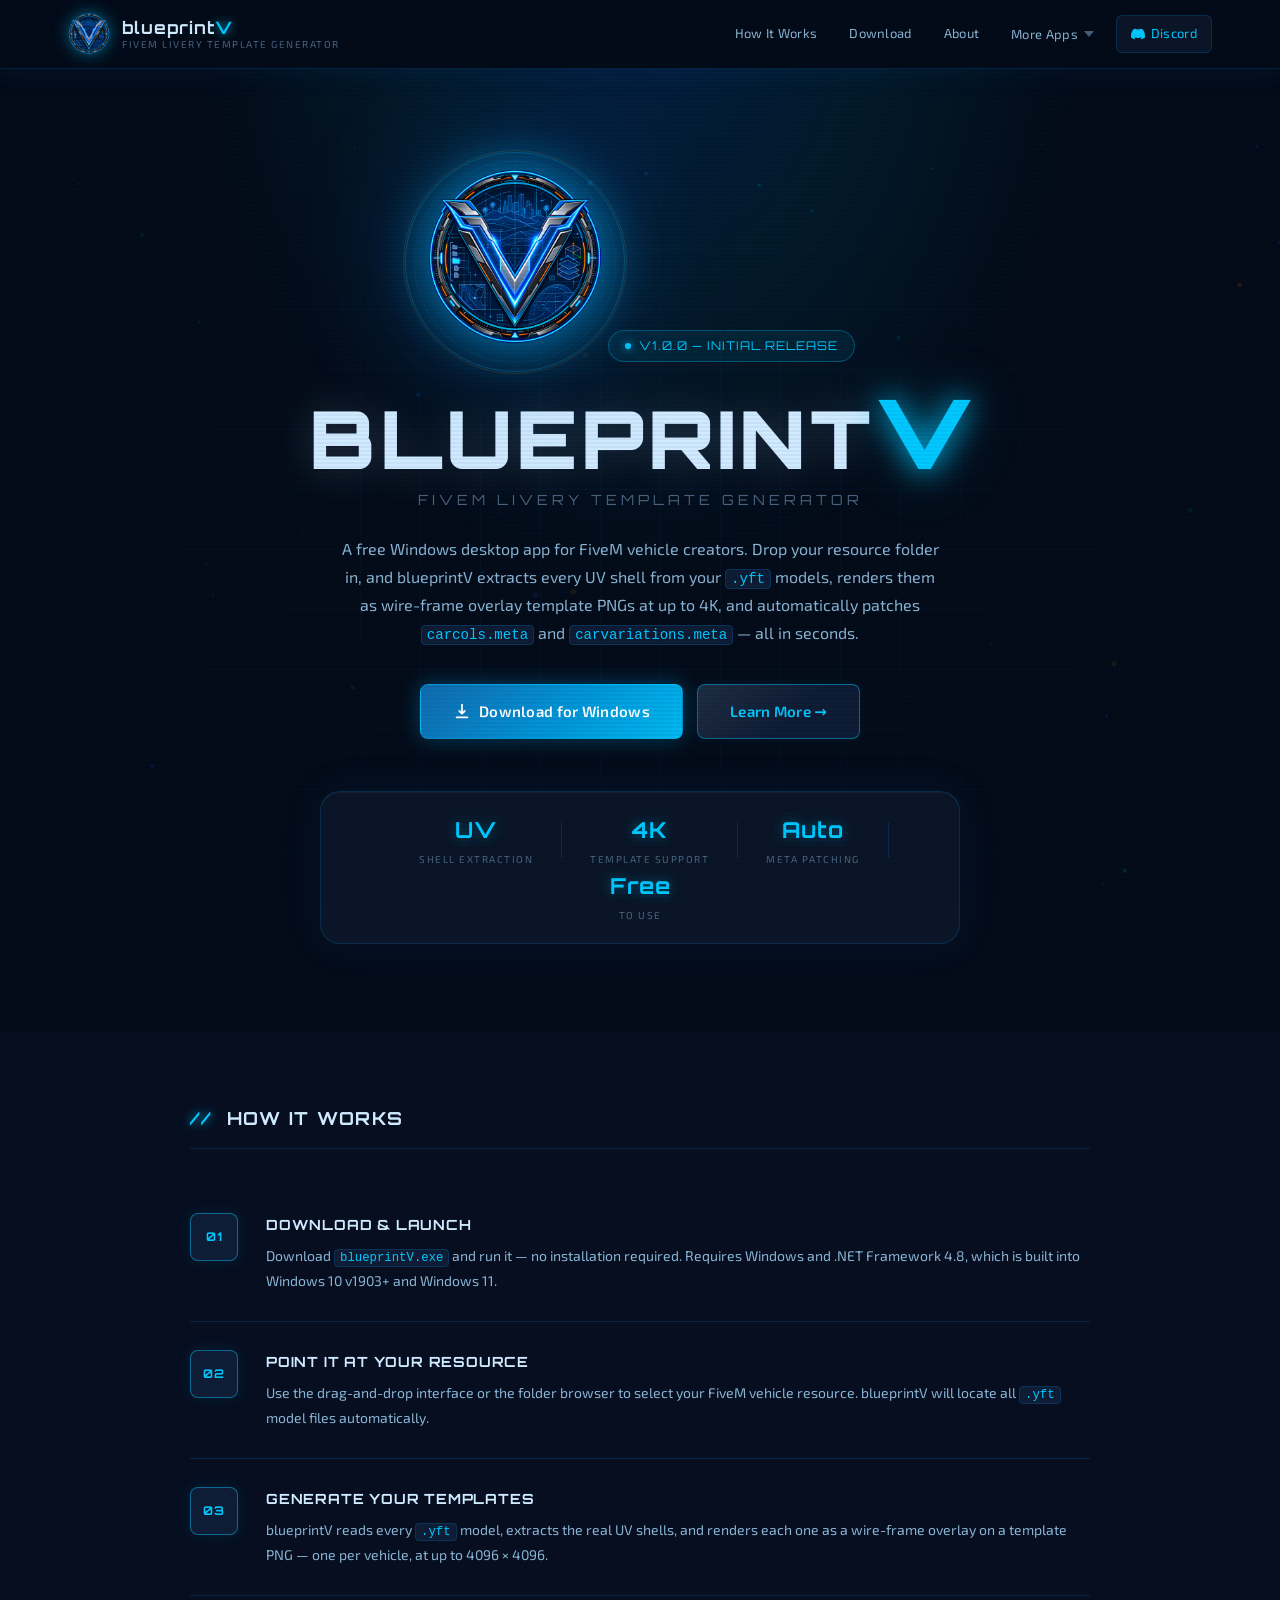
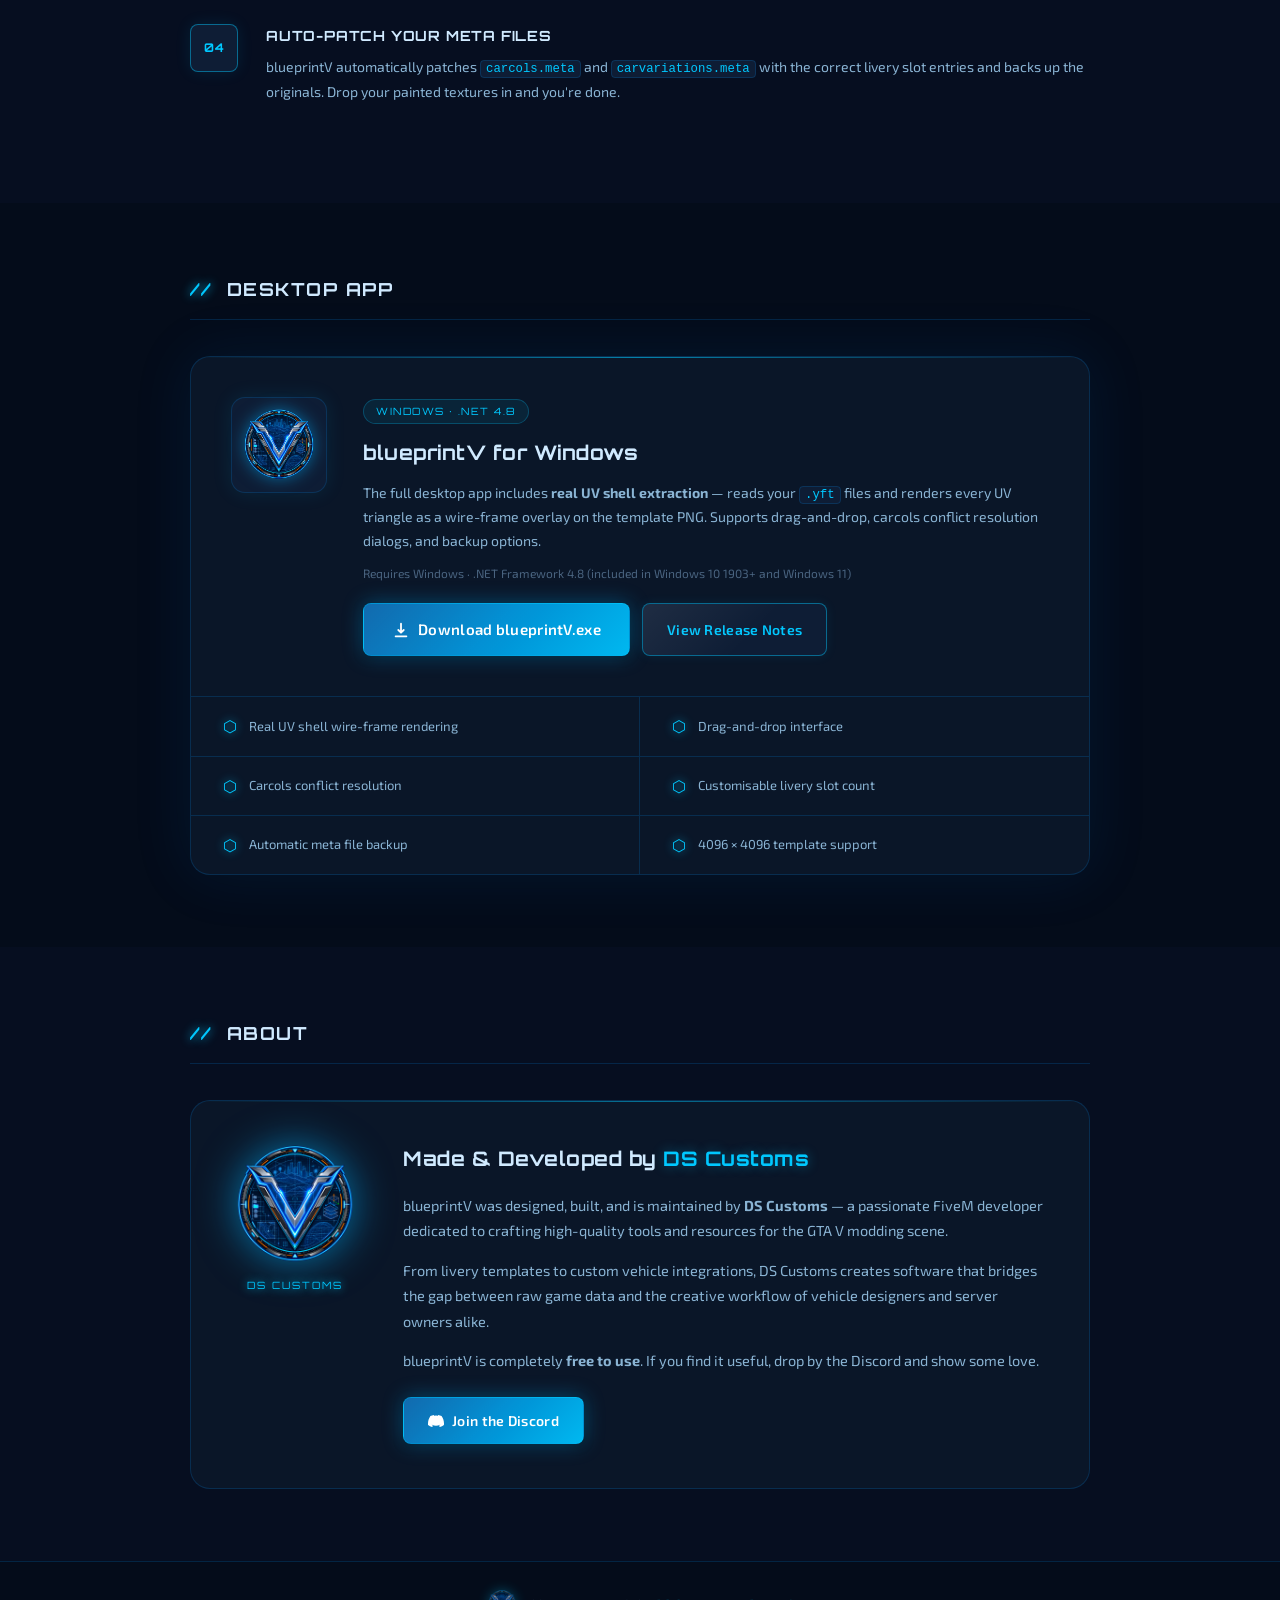
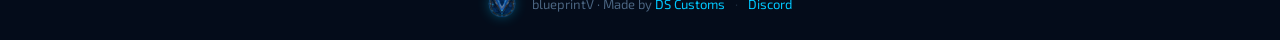
<file: index.html>
<!DOCTYPE html>
<html lang="en">
<head>
  <meta charset="UTF-8" />
  <meta name="viewport" content="width=device-width, initial-scale=1.0" />
  <title>blueprintV — FiveM Livery Template Generator</title>
  <link rel="icon" href="assets/blueprintV.ico" type="image/x-icon" />
  <link rel="stylesheet" href="css/style.css" />
  <link rel="preconnect" href="https://fonts.googleapis.com" />
  <link rel="preconnect" href="https://fonts.gstatic.com" crossorigin />
  <link href="https://fonts.googleapis.com/css2?family=Orbitron:wght@400;600;700;900&family=Exo+2:wght@300;400;500;600;700&display=swap" rel="stylesheet" />
</head>
<body>

  <div class="scanlines" aria-hidden="true"></div>

  <canvas id="particleCanvas" aria-hidden="true"></canvas>

  <header class="site-header">
    <div class="header-inner">
      <div class="brand">
        <img src="assets/blueprintV.png" alt="blueprintV logo" class="brand-logo" />
        <div class="brand-text">
          <span class="brand-name">blueprint<span class="brand-v">V</span></span>
          <span class="brand-tagline">FiveM Livery Template Generator</span>
        </div>
      </div>
      <nav class="header-nav">
        <a href="#how"      class="nav-link">How It Works</a>
        <a href="#download" class="nav-link">Download</a>
        <a href="#about"    class="nav-link">About</a>
        <div class="nav-dropdown">
          <button class="nav-link nav-dropdown-btn">
            More Apps
            <svg class="nav-dropdown-caret" viewBox="0 0 10 6" fill="currentColor" width="10" height="6"><path d="M0 0l5 6 5-6z"/></svg>
          </button>
          <div class="nav-dropdown-menu">
            <a href="https://damiensmith428.github.io/resourceV-download" target="_blank" rel="noopener" class="nav-dropdown-item">
              <img src="assets/ResourceV.png" alt="resourceV" class="nav-dropdown-icon" />
              <span class="nav-dropdown-item-text"><strong>resourceV</strong><span>DLC RPF Extractor</span></span>
            </a>
            <a href="https://damiensmith428.github.io/tidyV-download" target="_blank" rel="noopener" class="nav-dropdown-item">
              <img src="assets/tidyV.png" alt="tidyV" class="nav-dropdown-icon" />
              <span class="nav-dropdown-item-text"><strong>TidyV</strong><span>Vehicle Pack Organiser</span></span>
            </a>
          </div>
        </div>
        <a href="https://discord.gg/HfaZHm5qJQ" target="_blank" rel="noopener" class="nav-link nav-discord">
          <svg viewBox="0 0 24 24" fill="currentColor" width="14" height="14"><path d="M20.317 4.37a19.791 19.791 0 0 0-4.885-1.515.074.074 0 0 0-.079.037c-.21.375-.444.864-.608 1.25a18.27 18.27 0 0 0-5.487 0 12.64 12.64 0 0 0-.617-1.25.077.077 0 0 0-.079-.037A19.736 19.736 0 0 0 3.677 4.37a.07.07 0 0 0-.032.027C.533 9.046-.32 13.58.099 18.057a.082.082 0 0 0 .031.057 19.9 19.9 0 0 0 5.993 3.03.078.078 0 0 0 .084-.028 14.09 14.09 0 0 0 1.226-1.994.076.076 0 0 0-.041-.106 13.107 13.107 0 0 1-1.872-.892.077.077 0 0 1-.008-.128 10.2 10.2 0 0 0 .372-.292.074.074 0 0 1 .077-.01c3.928 1.793 8.18 1.793 12.062 0a.074.074 0 0 1 .078.01c.12.098.246.198.373.292a.077.077 0 0 1-.006.127 12.299 12.299 0 0 1-1.873.892.077.077 0 0 0-.041.107c.36.698.772 1.362 1.225 1.993a.076.076 0 0 0 .084.028 19.839 19.839 0 0 0 6.002-3.03.077.077 0 0 0 .032-.054c.5-5.177-.838-9.674-3.549-13.66a.061.061 0 0 0-.031-.03z"/></svg>
          Discord
        </a>
      </nav>
    </div>
  </header>

  <section class="hero" id="hero">
    <div class="hero-glow" aria-hidden="true"></div>
    <div class="hero-grid" aria-hidden="true"></div>
    <div class="hero-inner">
      <div class="hero-logo-wrap">
        <div class="hero-logo-ring" aria-hidden="true"></div>
        <img src="assets/blueprintV.png" alt="blueprintV" class="hero-logo" />
      </div>
      <div class="hero-badge" id="heroBadge">v1.0.0 — Initial Release</div>
      <h1 class="hero-title">
        <span class="hero-title-top">blueprint</span><span class="hero-title-v">V</span>
      </h1>
      <p class="hero-subtitle">FiveM Livery Template Generator</p>
      <p class="hero-sub">A free Windows desktop app for FiveM vehicle creators. Drop your resource folder in, and blueprintV extracts every UV shell from your <code>.yft</code> models, renders them as wire-frame overlay template PNGs at up to 4K, and automatically patches <code>carcols.meta</code> and <code>carvariations.meta</code> — all in seconds.</p>
      <div class="hero-actions">
        <a href="#download" class="btn btn-primary btn-hero">
          <svg viewBox="0 0 20 20" fill="currentColor" width="18" height="18"><path fill-rule="evenodd" d="M3 17a1 1 0 011-1h12a1 1 0 110 2H4a1 1 0 01-1-1zm3.293-7.707a1 1 0 011.414 0L9 10.586V3a1 1 0 112 0v7.586l1.293-1.293a1 1 0 111.414 1.414l-3 3a1 1 0 01-1.414 0l-3-3a1 1 0 010-1.414z" clip-rule="evenodd"/></svg>
          Download for Windows
        </a>
        <a href="#how" class="btn btn-secondary btn-hero">
          Learn More →
        </a>
      </div>
      <div class="hero-stats">
        <div class="stat"><span class="stat-val">UV</span><span class="stat-lbl">Shell Extraction</span></div>
        <div class="stat-divider"></div>
        <div class="stat"><span class="stat-val">4K</span><span class="stat-lbl">Template Support</span></div>
        <div class="stat-divider"></div>
        <div class="stat"><span class="stat-val">Auto</span><span class="stat-lbl">Meta Patching</span></div>
        <div class="stat-divider"></div>
        <div class="stat"><span class="stat-val">Free</span><span class="stat-lbl">To Use</span></div>
      </div>
    </div>
  </section>

  <section class="section section--alt" id="how">
    <div class="container">
      <h2 class="section-title"><span class="title-accent">//</span> How It Works</h2>
      <div class="steps">
        <div class="step">
          <div class="step-num">01</div>
          <div class="step-body">
            <h3>Download &amp; Launch</h3>
            <p>Download <code>blueprintV.exe</code> and run it — no installation required. Requires Windows and .NET Framework 4.8, which is built into Windows 10 v1903+ and Windows 11.</p>
          </div>
        </div>
        <div class="step">
          <div class="step-num">02</div>
          <div class="step-body">
            <h3>Point it at your resource</h3>
            <p>Use the drag-and-drop interface or the folder browser to select your FiveM vehicle resource. blueprintV will locate all <code>.yft</code> model files automatically.</p>
          </div>
        </div>
        <div class="step">
          <div class="step-num">03</div>
          <div class="step-body">
            <h3>Generate your templates</h3>
            <p>blueprintV reads every <code>.yft</code> model, extracts the real UV shells, and renders each one as a wire-frame overlay on a template PNG — one per vehicle, at up to 4096 × 4096.</p>
          </div>
        </div>
        <div class="step">
          <div class="step-num">04</div>
          <div class="step-body">
            <h3>Auto-patch your meta files</h3>
            <p>blueprintV automatically patches <code>carcols.meta</code> and <code>carvariations.meta</code> with the correct livery slot entries and backs up the originals. Drop your painted textures in and you're done.</p>
          </div>
        </div>
      </div>
    </div>
  </section>

  <section class="section" id="download">
    <div class="container">
      <h2 class="section-title"><span class="title-accent">//</span> Desktop App</h2>
      <div class="download-card">
        <div class="download-card-glow" aria-hidden="true"></div>
        <div class="download-card-body">
          <div class="download-logo-wrap">
            <img src="assets/blueprintV.png" alt="blueprintV" class="download-logo" />
          </div>
          <div class="download-info">
            <div class="download-badge">Windows · .NET 4.8</div>
            <h3>blueprintV for Windows</h3>
            <p>The full desktop app includes <strong>real UV shell extraction</strong> — reads your <code>.yft</code> files and renders every UV triangle as a wire-frame overlay on the template PNG. Supports drag-and-drop, carcols conflict resolution dialogs, and backup options.</p>
            <p class="download-req">Requires Windows · .NET Framework 4.8 (included in Windows 10 1903+ and Windows 11)</p>
            <div class="download-actions">
              <a class="btn btn-primary btn-download" id="btnRelease" href="https://github.com/DamienSmith428/blueprintV-download/releases/latest/download/blueprintV.exe" target="_blank" rel="noopener">
                <svg viewBox="0 0 20 20" fill="currentColor" width="18" height="18"><path fill-rule="evenodd" d="M3 17a1 1 0 011-1h12a1 1 0 110 2H4a1 1 0 01-1-1zm3.293-7.707a1 1 0 011.414 0L9 10.586V3a1 1 0 112 0v7.586l1.293-1.293a1 1 0 111.414 1.414l-3 3a1 1 0 01-1.414 0l-3-3a1 1 0 010-1.414z" clip-rule="evenodd"/></svg>
                Download blueprintV.exe
              </a>
              <a class="btn btn-secondary" href="https://github.com/DamienSmith428/blueprintV-download/releases/latest" target="_blank" rel="noopener">View Release Notes</a>
            </div>
          </div>
        </div>
        <div class="download-features">
          <div class="dl-feature">
            <span class="dl-feature-icon">⬡</span>
            <span>Real UV shell wire-frame rendering</span>
          </div>
          <div class="dl-feature">
            <span class="dl-feature-icon">⬡</span>
            <span>Drag-and-drop interface</span>
          </div>
          <div class="dl-feature">
            <span class="dl-feature-icon">⬡</span>
            <span>Carcols conflict resolution</span>
          </div>
          <div class="dl-feature">
            <span class="dl-feature-icon">⬡</span>
            <span>Customisable livery slot count</span>
          </div>
          <div class="dl-feature">
            <span class="dl-feature-icon">⬡</span>
            <span>Automatic meta file backup</span>
          </div>
          <div class="dl-feature">
            <span class="dl-feature-icon">⬡</span>
            <span>4096 × 4096 template support</span>
          </div>
        </div>
      </div>
    </div>
  </section>

  <section class="section section--alt" id="about">
    <div class="container">
      <h2 class="section-title"><span class="title-accent">//</span> About</h2>
      <div class="about-card">
        <div class="about-logo-col">
          <img src="assets/blueprintV.png" alt="DS Customs logo" class="about-logo" />
          <div class="about-logo-label">DS Customs</div>
        </div>
        <div class="about-body">
          <h3 class="about-heading">Made &amp; Developed by <span class="about-accent">DS Customs</span></h3>
          <p>blueprintV was designed, built, and is maintained by <strong>DS Customs</strong> — a passionate FiveM developer dedicated to crafting high-quality tools and resources for the GTA V modding scene.</p>
          <p>From livery templates to custom vehicle integrations, DS Customs creates software that bridges the gap between raw game data and the creative workflow of vehicle designers and server owners alike.</p>
          <p>blueprintV is completely <strong>free to use</strong>. If you find it useful, drop by the Discord and show some love.</p>
          <div class="about-links">
            <a href="https://discord.gg/HfaZHm5qJQ" target="_blank" rel="noopener" class="btn btn-primary">
              <svg viewBox="0 0 24 24" fill="currentColor" width="16" height="16"><path d="M20.317 4.37a19.791 19.791 0 0 0-4.885-1.515.074.074 0 0 0-.079.037c-.21.375-.444.864-.608 1.25a18.27 18.27 0 0 0-5.487 0 12.64 12.64 0 0 0-.617-1.25.077.077 0 0 0-.079-.037A19.736 19.736 0 0 0 3.677 4.37a.07.07 0 0 0-.032.027C.533 9.046-.32 13.58.099 18.057a.082.082 0 0 0 .031.057 19.9 19.9 0 0 0 5.993 3.03.078.078 0 0 0 .084-.028 14.09 14.09 0 0 0 1.226-1.994.076.076 0 0 0-.041-.106 13.107 13.107 0 0 1-1.872-.892.077.077 0 0 1-.008-.128 10.2 10.2 0 0 0 .372-.292.074.074 0 0 1 .077-.01c3.928 1.793 8.18 1.793 12.062 0a.074.074 0 0 1 .078.01c.12.098.246.198.373.292a.077.077 0 0 1-.006.127 12.299 12.299 0 0 1-1.873.892.077.077 0 0 0-.041.107c.36.698.772 1.362 1.225 1.993a.076.076 0 0 0 .084.028 19.839 19.839 0 0 0 6.002-3.03.077.077 0 0 0 .032-.054c.5-5.177-.838-9.674-3.549-13.66a.061.061 0 0 0-.031-.03z"/></svg>
              Join the Discord
            </a>
          </div>
        </div>
      </div>
    </div>
  </section>

  <footer class="site-footer">
    <div class="footer-inner">
      <img src="assets/blueprintV.png" alt="blueprintV" class="footer-logo" />
      <div class="footer-copy">
        <span>blueprintV · Made by <a href="https://ds-customs.tebex.io" target="_blank" rel="noopener">DS Customs</a></span>
        <span class="footer-sep">·</span>
        <a href="https://discord.gg/HfaZHm5qJQ" target="_blank" rel="noopener">Discord</a>
      </div>
    </div>
  </footer>

  <script src="js/particles.js"></script>
  <script src="js/version.js"></script>
</body>
</html>
</file>
<file: css/style.css>
*, *::before, *::after { box-sizing: border-box; margin: 0; padding: 0; }

:root {
  --bg:           #040c1a;
  --bg-alt:       #060e20;
  --surface:      #0a1628;
  --surface-2:    #0e1d35;
  --surface-3:    #122040;
  --border:       rgba(0, 150, 255, 0.18);
  --border-hi:    rgba(0, 200, 255, 0.45);
  --border-glow:  rgba(0, 200, 255, 0.8);
  --text:         #8ab4d4;
  --text-dim:     #4a6480;
  --text-bright:  #d0eaff;
  --accent:       #00c8ff;
  --accent-dim:   rgba(0, 200, 255, 0.12);
  --accent-2:     #0078ff;
  --orange:       #ff8c00;
  --green:        #00e87a;
  --red:          #ff4040;
  --yellow:       #ffc832;
  --radius:       8px;
  --radius-lg:    14px;
  --radius-xl:    20px;
  --font-display: 'Orbitron', 'Segoe UI', sans-serif;
  --font-body:    'Exo 2', 'Segoe UI', system-ui, sans-serif;
}

html { scroll-behavior: smooth; }

body {
  background: var(--bg);
  color: var(--text);
  font-family: var(--font-body);
  font-size: 15px;
  line-height: 1.65;
  min-height: 100vh;
  overflow-x: hidden;
}

a { color: var(--accent); text-decoration: none; }
a:hover { text-decoration: underline; }

code {
  font-family: "Cascadia Code", "Consolas", monospace;
  font-size: 0.88em;
  background: var(--surface-2);
  border: 1px solid var(--border);
  border-radius: 4px;
  padding: 1px 5px;
  color: var(--accent);
}

.scanlines {
  pointer-events: none;
  position: fixed;
  inset: 0;
  z-index: 9999;
  background: repeating-linear-gradient(
    to bottom,
    transparent 0px,
    transparent 2px,
    rgba(0,0,0,0.04) 2px,
    rgba(0,0,0,0.04) 4px
  );
}

#particleCanvas {
  pointer-events: none;
  position: fixed;
  inset: 0;
  z-index: 0;
  opacity: 0.55;
}

.btn {
  position: relative;
  display: inline-flex;
  align-items: center;
  gap: 8px;
  padding: 11px 24px;
  border-radius: var(--radius);
  font-family: var(--font-body);
  font-size: 14px;
  font-weight: 600;
  cursor: pointer;
  border: none;
  transition: background 0.2s, box-shadow 0.2s, transform 0.12s, border-color 0.2s;
  text-decoration: none;
  white-space: nowrap;
  letter-spacing: 0.3px;
  overflow: hidden;
}
.btn::after {
  content: '';
  position: absolute;
  inset: 0;
  background: linear-gradient(135deg, rgba(255,255,255,0.07) 0%, transparent 60%);
  pointer-events: none;
}
.btn:active { transform: scale(0.97); }

.btn-primary {
  background: linear-gradient(135deg, #005fa8 0%, #0090d4 50%, #00b8f0 100%);
  color: #fff;
  box-shadow: 0 0 20px rgba(0,160,230,0.4), 0 2px 8px rgba(0,0,0,0.5);
  border: 1px solid rgba(0,200,255,0.4);
}
.btn-primary:hover {
  background: linear-gradient(135deg, #006fc0 0%, #00a8e8 50%, #00d0ff 100%);
  box-shadow: 0 0 30px rgba(0,200,255,0.6), 0 4px 16px rgba(0,0,0,0.5);
  text-decoration: none;
  border-color: rgba(0,220,255,0.7);
}

.btn-secondary {
  background: var(--surface-2);
  color: var(--accent);
  border: 1px solid var(--border-hi);
  box-shadow: 0 0 12px rgba(0,200,255,0.08);
}
.btn-secondary:hover {
  background: var(--accent-dim);
  border-color: var(--accent);
  box-shadow: 0 0 20px rgba(0,200,255,0.2);
  text-decoration: none;
}

.btn-hero {
  padding: 14px 32px;
  font-size: 15px;
}

.btn-download {
  padding: 13px 28px;
  font-size: 15px;
}

.site-header {
  position: sticky;
  top: 0;
  z-index: 200;
  background: rgba(4, 12, 26, 0.88);
  backdrop-filter: blur(16px);
  border-bottom: 1px solid var(--border);
  box-shadow: 0 1px 30px rgba(0,100,200,0.1);
}

.header-inner {
  max-width: 1200px;
  margin: 0 auto;
  padding: 0 28px;
  height: 68px;
  display: flex;
  align-items: center;
  justify-content: space-between;
  gap: 16px;
}

.brand {
  display: flex;
  align-items: center;
  gap: 12px;
}

.brand-logo {
  width: 42px;
  height: 42px;
  object-fit: contain;
  filter: drop-shadow(0 0 8px rgba(0,200,255,0.5));
  transition: filter 0.3s;
}
.brand-logo:hover { filter: drop-shadow(0 0 14px rgba(0,200,255,0.9)); }

.brand-text {
  display: flex;
  flex-direction: column;
  line-height: 1.2;
}

.brand-name {
  font-family: var(--font-display);
  font-size: 17px;
  font-weight: 700;
  color: var(--text-bright);
  letter-spacing: 1px;
}

.brand-v {
  color: var(--accent);
  text-shadow: 0 0 10px var(--accent);
}

.brand-tagline {
  font-size: 10px;
  color: var(--text-dim);
  letter-spacing: 1.5px;
  text-transform: uppercase;
}

.header-nav {
  display: flex;
  align-items: center;
  gap: 4px;
}

.nav-link {
  padding: 7px 14px;
  border-radius: 6px;
  font-size: 13px;
  color: var(--text);
  transition: background 0.15s, color 0.15s;
  letter-spacing: 0.3px;
  display: flex;
  align-items: center;
  gap: 6px;
}
.nav-link:hover {
  background: var(--surface-2);
  color: var(--text-bright);
  text-decoration: none;
}

.nav-discord {
  background: var(--surface);
  color: var(--accent);
  border: 1px solid var(--border);
  margin-left: 4px;
}
.nav-discord:hover {
  background: var(--accent-dim);
  border-color: var(--border-hi);
  color: var(--accent);
  box-shadow: 0 0 16px rgba(0,200,255,0.15);
}

/* ── More Apps dropdown ─────────────────────────────────────────────── */
.nav-dropdown {
  position: relative;
}

.nav-dropdown-btn {
  background: none;
  border: none;
  cursor: pointer;
  font-family: var(--font-body);
  color: var(--text);
  padding: 7px 14px;
  border-radius: 6px;
  font-size: 13px;
  letter-spacing: 0.3px;
  display: flex;
  align-items: center;
  gap: 6px;
  transition: background 0.15s, color 0.15s;
}
.nav-dropdown-btn:hover,
.nav-dropdown:hover .nav-dropdown-btn {
  background: var(--surface-2);
  color: var(--text-bright);
}

.nav-dropdown-caret {
  opacity: 0.5;
  transition: transform 0.2s;
  flex-shrink: 0;
}
.nav-dropdown:hover .nav-dropdown-caret {
  transform: rotate(180deg);
  opacity: 1;
}

.nav-dropdown-menu {
  position: absolute;
  top: 100%;
  right: 0;
  min-width: 220px;
  background: var(--surface);
  border: 1px solid var(--border-hi);
  border-radius: 10px;
  box-shadow: 0 8px 32px rgba(0,0,0,0.5), 0 0 20px rgba(0,200,255,0.1);
  padding: 12px 6px 6px;
  opacity: 0;
  pointer-events: none;
  transform: translateY(-4px);
  transition: opacity 0.18s ease, transform 0.18s ease;
  z-index: 300;
}
.nav-dropdown:hover .nav-dropdown-menu {
  opacity: 1;
  pointer-events: auto;
  transform: translateY(0);
}

.nav-dropdown-item {
  display: flex;
  align-items: center;
  gap: 12px;
  padding: 10px 12px;
  border-radius: 7px;
  color: var(--text);
  text-decoration: none;
  transition: background 0.15s, color 0.15s;
}
.nav-dropdown-item:hover {
  background: var(--surface-2);
  color: var(--text-bright);
  text-decoration: none;
}

.nav-dropdown-icon {
  width: 28px;
  height: 28px;
  object-fit: contain;
  border-radius: 5px;
  flex-shrink: 0;
  filter: drop-shadow(0 0 4px rgba(0,200,255,0.3));
}

.nav-dropdown-item-text {
  display: flex;
  flex-direction: column;
  line-height: 1.3;
}
.nav-dropdown-item-text strong {
  font-size: 13px;
  color: var(--text-bright);
  font-weight: 600;
}
.nav-dropdown-item-text span {
  font-size: 11px;
  color: var(--text-dim);
  letter-spacing: 0.3px;
}

.hero {
  position: relative;
  padding: 100px 24px 88px;
  text-align: center;
  overflow: hidden;
  z-index: 1;
  min-height: 92vh;
  display: flex;
  align-items: center;
}

.hero-glow {
  position: absolute;
  top: -80px;
  left: 50%;
  transform: translateX(-50%);
  width: 900px;
  height: 600px;
  background: radial-gradient(ellipse at center top, rgba(0,120,255,0.18) 0%, rgba(0,200,255,0.08) 35%, transparent 70%);
  pointer-events: none;
}

.hero-grid {
  position: absolute;
  inset: 0;
  background-image:
    linear-gradient(rgba(0,160,255,0.04) 1px, transparent 1px),
    linear-gradient(90deg, rgba(0,160,255,0.04) 1px, transparent 1px);
  background-size: 60px 60px;
  pointer-events: none;
  mask-image: radial-gradient(ellipse at center, black 20%, transparent 75%);
}

.hero-inner {
  position: relative;
  max-width: 820px;
  margin: 0 auto;
  z-index: 2;
}

/* Hero logo */
.hero-logo-wrap {
  position: relative;
  display: inline-block;
  margin-bottom: 28px;
}

.hero-logo {
  width: 180px;
  height: 180px;
  object-fit: contain;
  filter: drop-shadow(0 0 28px rgba(0,180,255,0.7)) drop-shadow(0 0 60px rgba(0,120,255,0.3));
  animation: heroLogoPulse 4s ease-in-out infinite;
  position: relative;
  z-index: 2;
}

@keyframes heroLogoPulse {
  0%, 100% { filter: drop-shadow(0 0 28px rgba(0,180,255,0.7)) drop-shadow(0 0 60px rgba(0,120,255,0.3)); }
  50%       { filter: drop-shadow(0 0 40px rgba(0,210,255,1.0)) drop-shadow(0 0 80px rgba(0,140,255,0.5)); }
}

.hero-logo-ring {
  position: absolute;
  top: 50%;
  left: 50%;
  transform: translate(-50%, -50%);
  width: 220px;
  height: 220px;
  border-radius: 50%;
  border: 1px solid rgba(0,200,255,0.25);
  animation: ringRotate 12s linear infinite;
  z-index: 1;
}
.hero-logo-ring::before {
  content: '';
  position: absolute;
  top: -3px; left: -3px; right: -3px; bottom: -3px;
  border-radius: 50%;
  border: 1px solid rgba(255,140,0,0.15);
  animation: ringRotate 8s linear infinite reverse;
}
.hero-logo-ring::after {
  content: '';
  position: absolute;
  top: 8px; left: 8px; right: 8px; bottom: 8px;
  border-radius: 50%;
  border: 1px dashed rgba(0,200,255,0.12);
  animation: ringRotate 20s linear infinite;
}
@keyframes ringRotate {
  from { transform: translate(-50%, -50%) rotate(0deg); }
  to   { transform: translate(-50%, -50%) rotate(360deg); }
}

.hero-badge {
  display: inline-flex;
  align-items: center;
  gap: 8px;
  padding: 5px 16px;
  background: rgba(0,200,255,0.08);
  border: 1px solid rgba(0,200,255,0.3);
  border-radius: 99px;
  font-size: 12px;
  font-family: var(--font-display);
  color: var(--accent);
  letter-spacing: 1px;
  text-transform: uppercase;
  margin-bottom: 20px;
}
.hero-badge::before {
  content: '';
  width: 6px; height: 6px;
  border-radius: 50%;
  background: var(--accent);
  box-shadow: 0 0 8px var(--accent);
  animation: badgePulse 2s ease-in-out infinite;
}
@keyframes badgePulse {
  0%, 100% { opacity: 1; }
  50%       { opacity: 0.3; }
}

/* Hero title */
.hero-title {
  display: flex;
  align-items: baseline;
  justify-content: center;
  gap: 0;
  line-height: 1;
  margin-bottom: 8px;
}

.hero-title-top {
  font-family: var(--font-display);
  font-size: clamp(40px, 8vw, 80px);
  font-weight: 900;
  color: var(--text-bright);
  letter-spacing: 4px;
  text-transform: uppercase;
  text-shadow: 0 0 40px rgba(180,220,255,0.2);
}

.hero-title-v {
  font-family: var(--font-display);
  font-size: clamp(48px, 10vw, 96px);
  font-weight: 900;
  color: var(--accent);
  letter-spacing: 0;
  text-shadow: 0 0 30px var(--accent), 0 0 60px rgba(0,200,255,0.4);
  animation: vGlow 3s ease-in-out infinite;
}
@keyframes vGlow {
  0%, 100% { text-shadow: 0 0 30px var(--accent), 0 0 60px rgba(0,200,255,0.4); }
  50%       { text-shadow: 0 0 50px var(--accent), 0 0 100px rgba(0,200,255,0.6), 0 0 120px rgba(0,160,255,0.3); }
}

.hero-subtitle {
  font-family: var(--font-display);
  font-size: clamp(10px, 1.8vw, 14px);
  color: var(--text-dim);
  letter-spacing: 4px;
  text-transform: uppercase;
  margin-bottom: 24px;
}

.hero-sub {
  font-size: 16px;
  color: var(--text);
  max-width: 600px;
  margin: 0 auto 36px;
  line-height: 1.75;
}

.hero-actions {
  display: flex;
  justify-content: center;
  gap: 14px;
  flex-wrap: wrap;
  margin-bottom: 52px;
}

.hero-stats {
  display: flex;
  align-items: center;
  justify-content: center;
  gap: 0;
  flex-wrap: wrap;
  background: var(--surface);
  border: 1px solid var(--border);
  border-radius: var(--radius-xl);
  padding: 20px 32px;
  max-width: 640px;
  margin: 0 auto;
  box-shadow: 0 0 40px rgba(0,100,200,0.1), inset 0 1px 0 rgba(255,255,255,0.04);
}

.stat {
  display: flex;
  flex-direction: column;
  align-items: center;
  gap: 3px;
  padding: 0 28px;
}

.stat-val {
  font-family: var(--font-display);
  font-size: 22px;
  font-weight: 700;
  color: var(--accent);
  text-shadow: 0 0 12px rgba(0,200,255,0.4);
  letter-spacing: 1px;
}

.stat-lbl {
  font-size: 10px;
  color: var(--text-dim);
  letter-spacing: 1.5px;
  text-transform: uppercase;
}

.stat-divider {
  width: 1px;
  height: 36px;
  background: var(--border);
}

.section {
  position: relative;
  padding: 72px 24px;
  z-index: 1;
}
.section--alt {
  background: var(--bg-alt);
}
.container {
  max-width: 900px;
  margin: 0 auto;
}

.section-title {
  font-family: var(--font-display);
  font-size: 18px;
  font-weight: 700;
  color: var(--text-bright);
  margin-bottom: 36px;
  padding-bottom: 14px;
  border-bottom: 1px solid var(--border);
  letter-spacing: 1.5px;
  text-transform: uppercase;
}

.title-accent {
  color: var(--accent);
  margin-right: 8px;
  text-shadow: 0 0 10px var(--accent);
}

.steps { display: flex; flex-direction: column; gap: 0; }

.step {
  display: flex;
  gap: 28px;
  align-items: flex-start;
  padding: 28px 0;
  border-bottom: 1px solid var(--border);
  position: relative;
}
.step:last-child { border-bottom: none; }

.step-num {
  flex-shrink: 0;
  width: 48px;
  height: 48px;
  border-radius: 8px;
  background: var(--surface-2);
  border: 1px solid var(--border-hi);
  display: flex;
  align-items: center;
  justify-content: center;
  font-family: var(--font-display);
  font-size: 12px;
  font-weight: 700;
  color: var(--accent);
  letter-spacing: 1px;
  box-shadow: 0 0 16px rgba(0,200,255,0.1);
}

.step-body h3 {
  font-family: var(--font-display);
  font-size: 14px;
  font-weight: 700;
  color: var(--text-bright);
  margin-bottom: 8px;
  letter-spacing: 0.8px;
  text-transform: uppercase;
}

.step-body p { font-size: 14px; color: var(--text); line-height: 1.7; }

.download-card {
  position: relative;
  background: var(--surface);
  border: 1px solid var(--border);
  border-radius: var(--radius-xl);
  overflow: hidden;
  box-shadow: 0 0 60px rgba(0,100,200,0.12);
}

.download-card-glow {
  position: absolute;
  top: 0; left: 0; right: 0;
  height: 1px;
  background: linear-gradient(90deg, transparent, rgba(0,200,255,0.6), transparent);
}

.download-card-body {
  display: flex;
  gap: 36px;
  padding: 40px;
  align-items: flex-start;
  border-bottom: 1px solid var(--border);
}

.download-logo-wrap {
  flex-shrink: 0;
  width: 96px;
  height: 96px;
  display: flex;
  align-items: center;
  justify-content: center;
  background: var(--surface-2);
  border: 1px solid var(--border);
  border-radius: var(--radius-lg);
  box-shadow: 0 0 20px rgba(0,200,255,0.1);
}

.download-logo {
  width: 72px;
  height: 72px;
  object-fit: contain;
  filter: drop-shadow(0 0 8px rgba(0,180,255,0.5));
}

.download-info { flex: 1; }

.download-badge {
  display: inline-flex;
  align-items: center;
  padding: 3px 12px;
  background: rgba(0,200,255,0.08);
  border: 1px solid rgba(0,200,255,0.25);
  border-radius: 99px;
  font-family: var(--font-display);
  font-size: 10px;
  color: var(--accent);
  letter-spacing: 1.5px;
  text-transform: uppercase;
  margin-bottom: 12px;
}

.download-info h3 {
  font-family: var(--font-display);
  font-size: 20px;
  font-weight: 700;
  color: var(--text-bright);
  margin-bottom: 12px;
  letter-spacing: 0.5px;
}

.download-info p {
  font-size: 14px;
  color: var(--text);
  margin-bottom: 10px;
  line-height: 1.7;
}

.download-req {
  font-size: 12px !important;
  color: var(--text-dim) !important;
}

.download-actions {
  display: flex;
  gap: 12px;
  flex-wrap: wrap;
  margin-top: 20px;
}

.download-features {
  display: grid;
  grid-template-columns: 1fr 1fr;
  gap: 0;
  padding: 0;
}

.dl-feature {
  display: flex;
  align-items: center;
  gap: 12px;
  padding: 16px 32px;
  border-right: 1px solid var(--border);
  border-bottom: 1px solid var(--border);
  font-size: 13px;
  color: var(--text);
  transition: background 0.2s;
}
.dl-feature:hover { background: var(--accent-dim); }
.dl-feature:nth-child(even) { border-right: none; }
.dl-feature:nth-last-child(-n+2) { border-bottom: none; }

.dl-feature-icon {
  color: var(--accent);
  font-size: 16px;
  flex-shrink: 0;
  filter: drop-shadow(0 0 4px var(--accent));
}

.about-card {
  background: var(--surface);
  border: 1px solid var(--border);
  border-radius: var(--radius-xl);
  padding: 44px;
  display: flex;
  gap: 48px;
  align-items: flex-start;
  position: relative;
  overflow: hidden;
}

.about-card::before {
  content: '';
  position: absolute;
  top: 0; left: 0; right: 0;
  height: 1px;
  background: linear-gradient(90deg, transparent, rgba(0,200,255,0.5), transparent);
}

.about-logo-col {
  flex-shrink: 0;
  display: flex;
  flex-direction: column;
  align-items: center;
  gap: 12px;
}

.about-logo {
  width: 120px;
  height: 120px;
  object-fit: contain;
  filter: drop-shadow(0 0 20px rgba(0,180,255,0.6));
  animation: aboutLogoPulse 5s ease-in-out infinite;
}

@keyframes aboutLogoPulse {
  0%, 100% { filter: drop-shadow(0 0 20px rgba(0,180,255,0.6)); }
  50%       { filter: drop-shadow(0 0 32px rgba(0,210,255,0.9)) drop-shadow(0 0 50px rgba(0,120,255,0.3)); }
}

.about-logo-label {
  font-family: var(--font-display);
  font-size: 10px;
  color: var(--accent);
  letter-spacing: 2px;
  text-transform: uppercase;
  text-shadow: 0 0 8px var(--accent);
}

.about-heading {
  font-family: var(--font-display);
  font-size: 20px;
  font-weight: 700;
  color: var(--text-bright);
  margin-bottom: 20px;
  letter-spacing: 0.5px;
  line-height: 1.4;
}

.about-accent {
  color: var(--accent);
  text-shadow: 0 0 12px rgba(0,200,255,0.4);
}

.about-body p {
  font-size: 14.5px;
  color: var(--text);
  line-height: 1.75;
  margin-bottom: 14px;
}

.about-links {
  display: flex;
  gap: 12px;
  flex-wrap: wrap;
  margin-top: 24px;
}

.site-footer {
  position: relative;
  z-index: 1;
  border-top: 1px solid var(--border);
  padding: 28px 24px;
  background: var(--bg);
}

.footer-inner {
  max-width: 1200px;
  margin: 0 auto;
  display: flex;
  align-items: center;
  justify-content: center;
  gap: 16px;
  flex-wrap: wrap;
}

.footer-logo {
  width: 28px;
  height: 28px;
  object-fit: contain;
  filter: drop-shadow(0 0 6px rgba(0,200,255,0.4));
  opacity: 0.8;
}

.footer-copy {
  display: flex;
  align-items: center;
  gap: 10px;
  flex-wrap: wrap;
  font-size: 13px;
  color: var(--text-dim);
}

.footer-sep { opacity: 0.35; }

@media (max-width: 768px) {
  .header-inner { padding: 0 16px; }
  .header-nav   { gap: 2px; }
  .nav-link     { padding: 6px 10px; font-size: 12px; }
  .hero         { padding: 60px 16px 52px; min-height: auto; }
  .hero-logo    { width: 130px; height: 130px; }
  .hero-logo-ring { width: 170px; height: 170px; }
  .hero-stats   { padding: 16px 20px; }
  .stat         { padding: 0 16px; }
  .section      { padding: 52px 16px; }
  .download-card-body { flex-direction: column; align-items: center; }
  .download-logo-wrap { width: 80px; height: 80px; }
  .download-logo { width: 56px; height: 56px; }
  .about-card   { flex-direction: column; align-items: center; padding: 28px 24px; gap: 28px; }
  .about-logo   { width: 90px; height: 90px; }
  .step         { gap: 16px; }
  .dl-feature   { padding: 14px 20px; }
}

@media (max-width: 480px) {
  .hero-stats { flex-direction: column; gap: 12px; }
  .stat-divider { width: 60px; height: 1px; }
  .hero-actions { flex-direction: column; align-items: center; }
}
</file>
